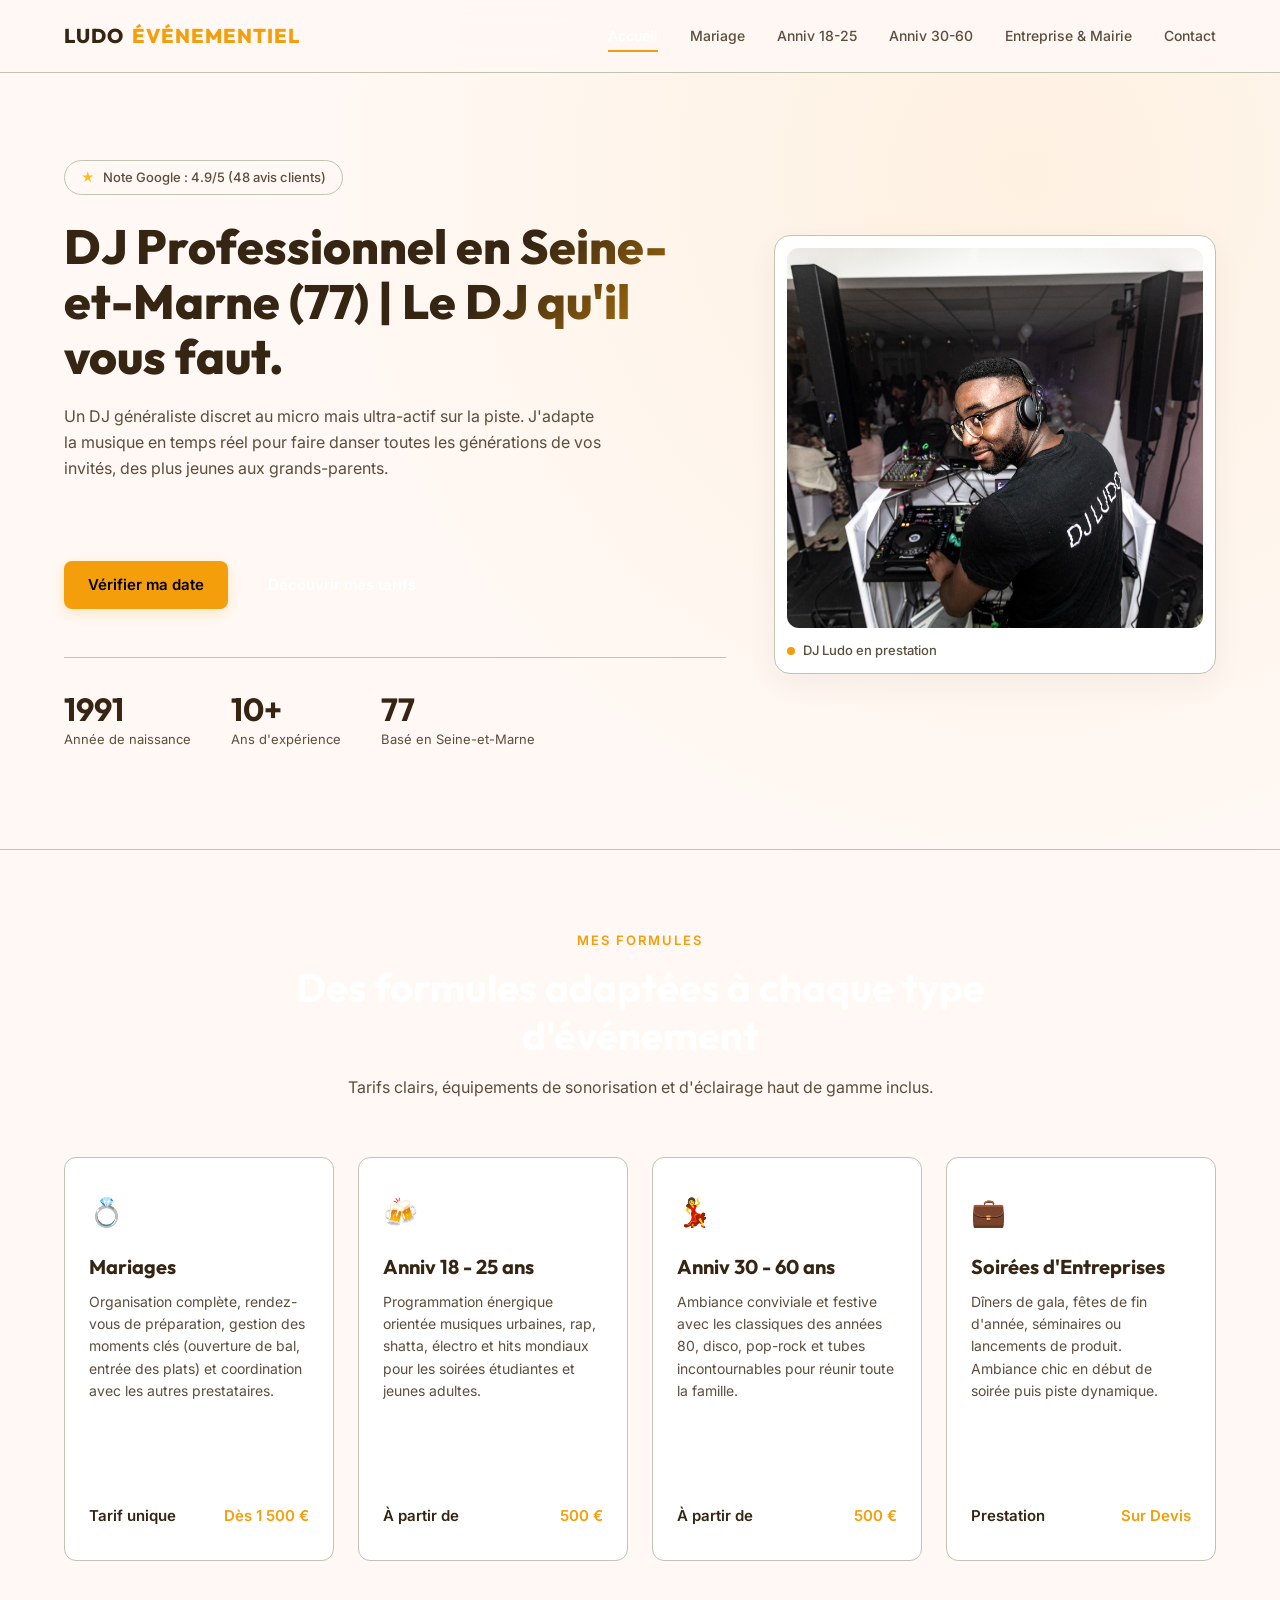
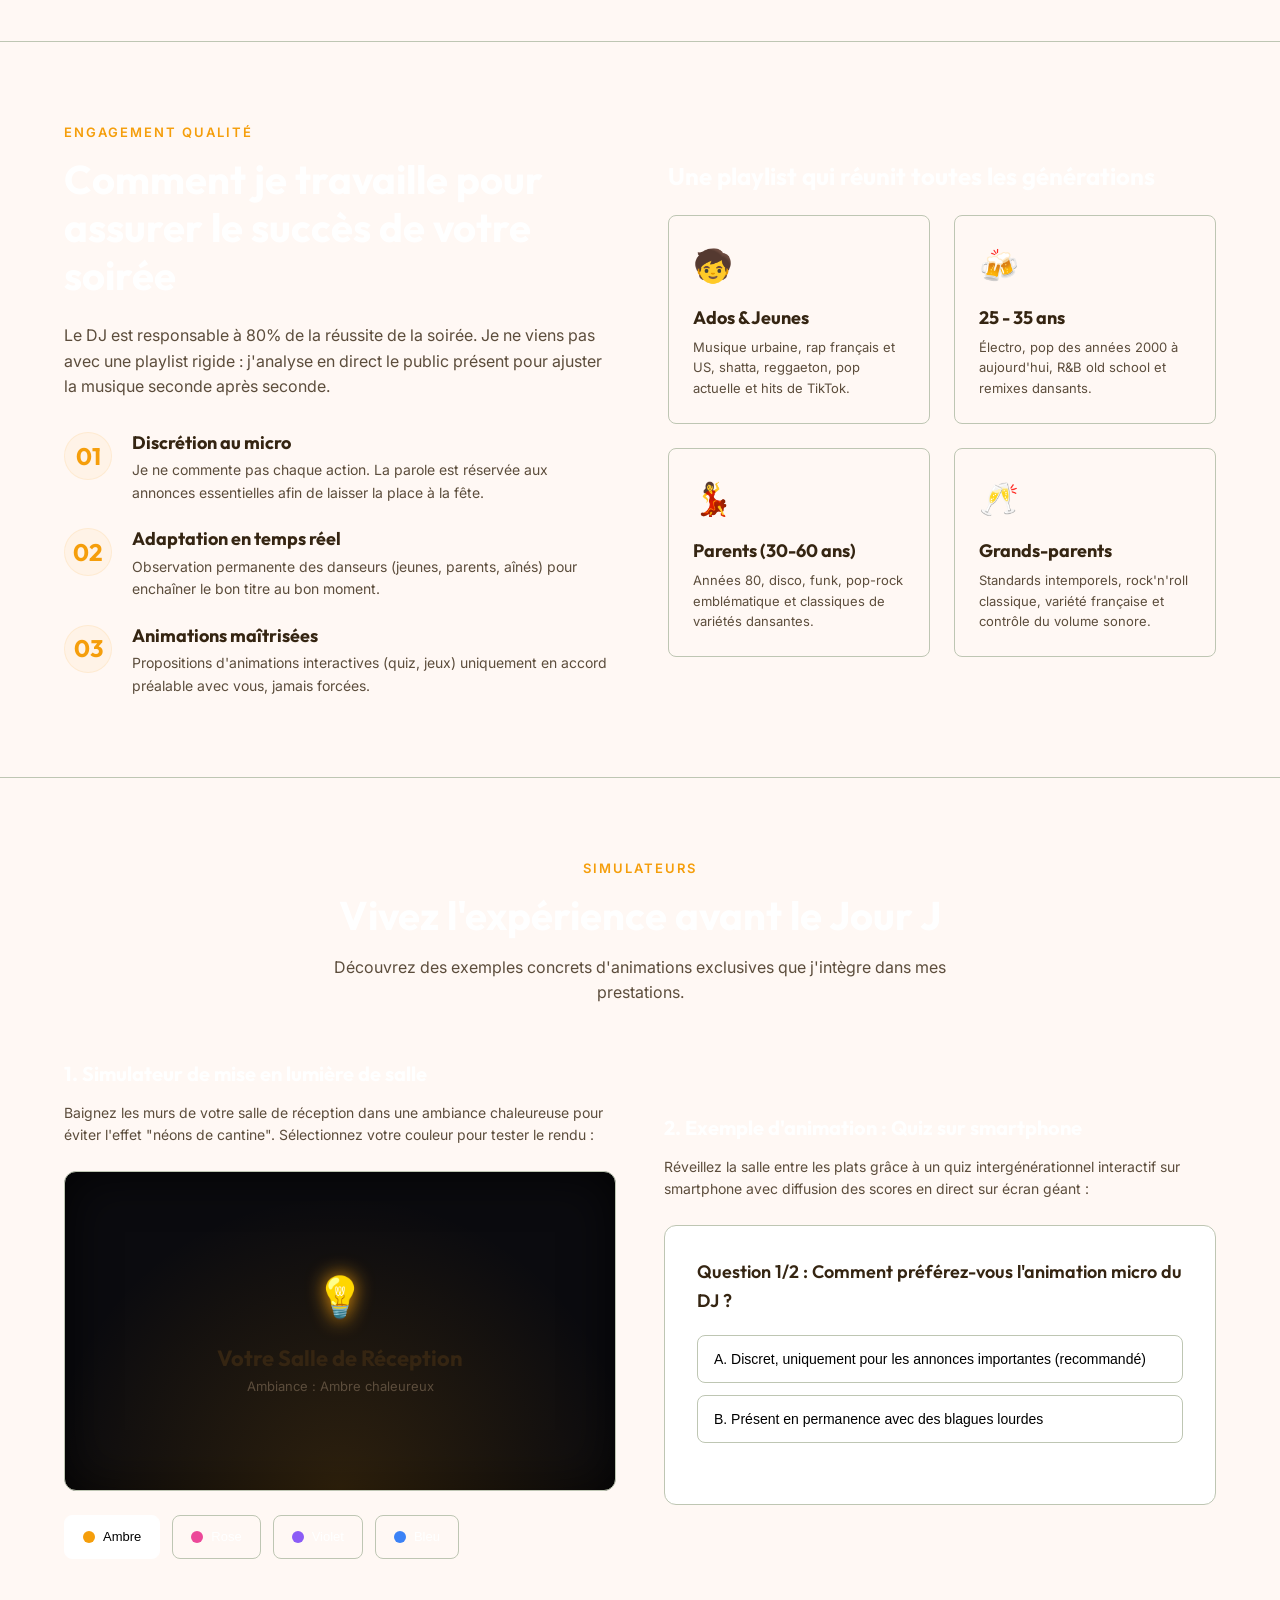
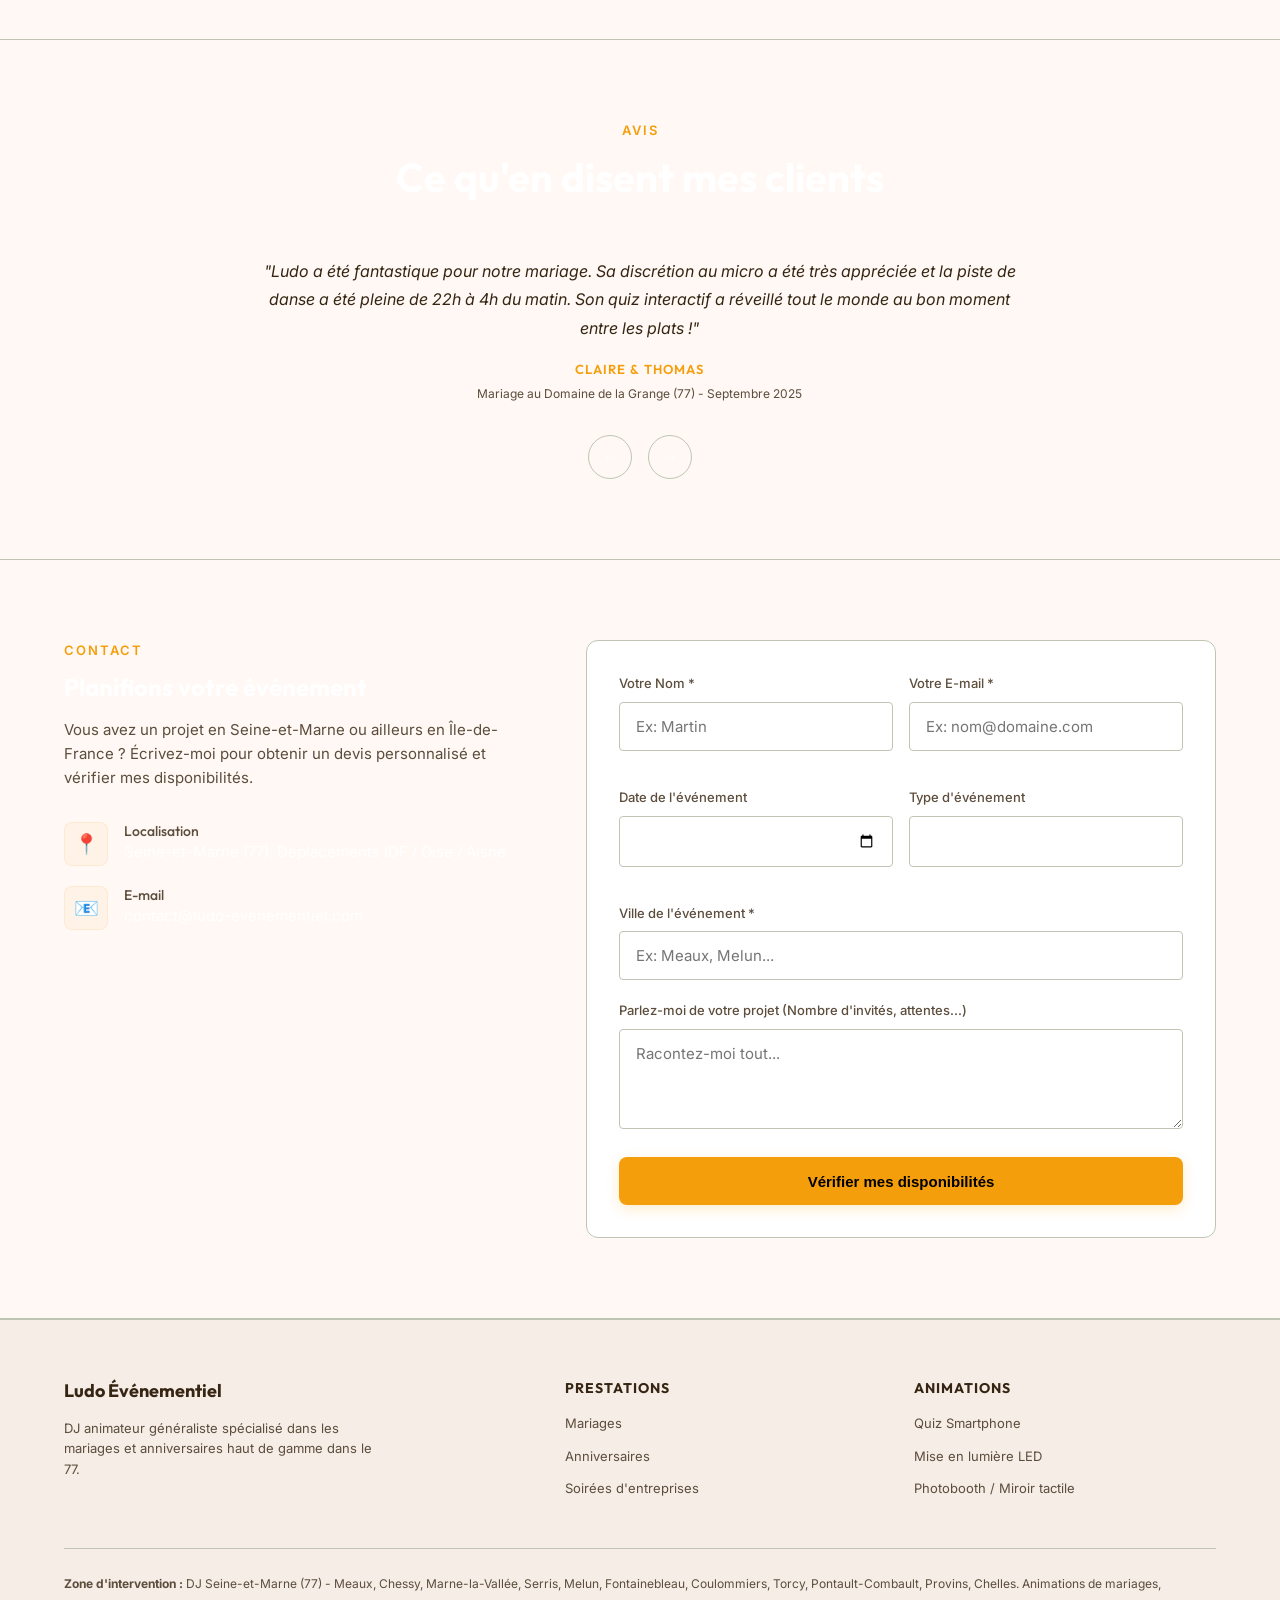
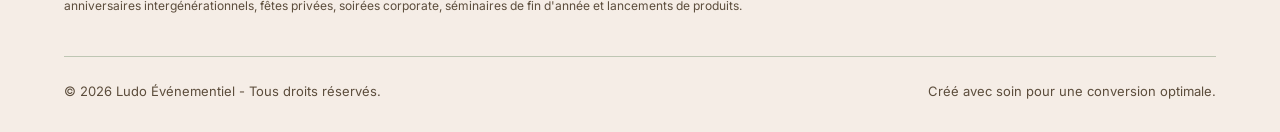
<file: index.html>
<!DOCTYPE html>
<html lang="fr">
<head>
    <meta charset="UTF-8">
    <meta name="viewport" content="width=device-width, initial-scale=1.0">
    <title>DJ en Seine-et-Marne (77) | Prestations Premium - DJ Ludo</title>
    <meta name="description" content="Votre DJ professionnel en Seine-et-Marne (77). Spécialiste mariages, anniversaires et soirées d'entreprise. Prestation moderne, discrète au micro et sur-mesure.">
    
    <!-- Schema.org JSON-LD Local Business Structured Data (local-business-schema skill) -->
    <script type="application/ld+json">
    {
      "@context": "https://schema.org",
      "@type": "EntertainmentBusiness",
      "name": "DJ Ludo Événementiel",
      "description": "DJ professionnel généraliste en Seine-et-Marne (77) spécialisé dans l'animation de mariages, anniversaires et soirées d'entreprises.",
      "image": "https://www.ludo-evenementiel.com/logo.jpg",
      "telephone": "+33600000000",
      "priceRange": "500€-2500€",
      "address": {
        "@type": "PostalAddress",
        "addressLocality": "Bailly-Romainvilliers",
        "postalCode": "77700",
        "addressRegion": "Seine-et-Marne",
        "addressCountry": "FR"
      },
      "areaServed": [
        {"@type": "AdministrativeArea", "name": "Seine-et-Marne"},
        {"@type": "AdministrativeArea", "name": "Meaux"},
        {"@type": "AdministrativeArea", "name": "Chessy"},
        {"@type": "AdministrativeArea", "name": "Melun"},
        {"@type": "AdministrativeArea", "name": "Fontainebleau"}
      ]
    }
    </script>
    <!-- Polices Google Fonts -->
    <link rel="preconnect" href="https://fonts.googleapis.com">
    <link rel="preconnect" href="https://fonts.gstatic.com" crossorigin>
    <link href="https://fonts.googleapis.com/css2?family=Inter:wght@300;400;500;600&family=Outfit:wght@500;700;800&display=swap" rel="stylesheet">
    
    <style>
        /* Variables de design - Theme Factory */
        :root {
            --bg-dark: #0f0d0b;
            --bg-card: #1b1816;
            --bg-card-hover: #26221f;
            --primary: #f59e0b; /* Ambre */
            --primary-glow: rgba(245, 158, 11, 0.4);
            --secondary: #fbbf24; /* Or */
            --accent-purple: #8b5cf6;
            --text-main: #f3f4f6;
            --text-muted: #9ca3af;
            --text-heading: #ffffff;
            --bg-footer: #080706;
            --border: rgba(255, 255, 255, 0.08);
            --border-active: rgba(245, 158, 11, 0.5);
            --font-title: 'Outfit', sans-serif;
            --font-body: 'Inter', sans-serif;
            
            /* Variables dynamiques pour le simulateur de lumière */
            --room-glow: radial-gradient(circle at bottom, rgba(245, 158, 11, 0.15) 0%, transparent 70%);
            --lamp-color: #f59e0b;
        }

        /* Reset & Styles Généraux */
        * {
            box-sizing: border-box;
            margin: 0;
            padding: 0;
        }

        html {
            scroll-behavior: smooth;
        }

        body {
            font-family: var(--font-body);
            background-color: var(--bg-dark);
            color: var(--text-main);
            line-height: 1.6;
            overflow-x: hidden;
            -webkit-font-smoothing: antialiased;
        }

        a {
            color: inherit;
            text-decoration: none;
        }

        /* Structure */
        .container {
            max-width: 1200px;
            margin: 0 auto;
            padding: 0 24px;
        }

        section {
            padding: 80px 0;
            border-bottom: 1px solid var(--border);
        }

        /* En-tête / Navigation */
        header {
            position: fixed;
            top: 0;
            width: 100%;
            background: rgba(8, 8, 10, 0.85);
            backdrop-filter: blur(12px);
            -webkit-backdrop-filter: blur(12px);
            z-index: 1000;
            border-bottom: 1px solid var(--border);
        }

        .nav-wrapper {
            display: flex;
            justify-content: flex-between;
            align-items: center;
            height: 70px;
        }

        .logo {font-family: var(--font-title);
            font-weight: 700;
            font-size: 20px;
            letter-spacing: 1px;
            color: var(--text-heading);
            display: flex;
            align-items: center;
            gap: 8px;
        }

        .logo span {
            color: var(--primary);
        }

        .nav-menu {
            display: flex;
            gap: 32px;
            list-style: none;
        }

        .nav-link {
            font-size: 14px;
            font-weight: 500;
            color: var(--text-muted);
            transition: color 0.3s ease;
            position: relative;
        }

        .nav-link:hover, .nav-link.active { color: var(--text-heading);
        }

        .nav-link::after {
            content: '';
            position: absolute;
            bottom: -6px;
            left: 0;
            width: 0;
            height: 2px;
            background-color: var(--primary);
            transition: width 0.3s ease;
        }

        .nav-link:hover::after {
            width: 100%;
        }

        /* Hero Section */
        .hero {
            padding: 160px 0 100px 0;
            position: relative;
            background: radial-gradient(circle at 80% 20%, rgba(245, 158, 11, 0.08) 0%, transparent 60%);
        }

        .hero-grid {
            display: grid;
            grid-template-columns: 1fr 1fr;
            gap: 48px;
            align-items: center;
        }

        @media (max-width: 900px) {
            .hero-grid {
                grid-template-columns: 1fr;
                text-align: center;
            }
        }

        .hero-badge {
            display: inline-flex;
            align-items: center;
            gap: 8px;
            background: rgba(255, 255, 255, 0.03);
            border: 1px solid var(--border);
            padding: 6px 16px;
            border-radius: 100px;
            font-size: 13px;
            font-weight: 500;
            color: var(--text-muted);
            margin-bottom: 24px;
        }

        .hero-badge-star {
            color: var(--secondary);
            font-weight: bold;
        }

        .hero-title {
            font-family: var(--font-title);
            font-size: 48px;
            line-height: 1.15;
            font-weight: 800;
            color: var(--text-heading);
            margin-bottom: 20px;
            background: linear-gradient(135deg, var(--text-heading) 60%, var(--primary) 100%);
            -webkit-background-clip: text;
            -webkit-text-fill-color: transparent;
        }

        @media (max-width: 600px) {
            .hero-title {
                font-size: 36px;
            }
        }

        .hero-description {
            font-size: 16px;
            color: var(--text-muted);
            margin-bottom: 32px;
            max-width: 540px;
        }

        @media (max-width: 900px) {
            .hero-description {
                margin-left: auto;
                margin-right: auto;
            }
        }

        .cta-group {
            display: flex;
            gap: 16px;
            align-items: center;
        }

        @media (max-width: 900px) {
            .cta-group {
                justify-content: center;
            }
        }

        @media (max-width: 480px) {
            .cta-group {
                flex-direction: column;
                width: 100%;
            }
        }

        .btn {
            display: inline-flex;
            align-items: center;
            justify-content: center;
            padding: 14px 28px;
            border-radius: 8px;
            font-size: 15px;
            font-weight: 600;
            transition: all 0.3s ease;
            cursor: pointer;
            border: none;
            outline: none;
            min-height: 48px; /* Target tactile ergonomique - Frontend Design */
        }

        @media (max-width: 480px) {
            .btn {
                width: 100%;
            }
        }

        .btn-primary {
            background-color: var(--primary);
            color: #000;
            box-shadow: 0 4px 20px var(--primary-glow);
        }

        .btn-primary:hover {
            background-color: var(--primary-hover);
            transform: translateY(-2px);
            box-shadow: 0 6px 24px var(--primary-glow);
        }

        .btn-secondary {
            background-color: rgba(255, 255, 255, 0.03);
            color: #fff;
            border: 1px solid var(--border);
        }

        .btn-secondary:hover {
            background-color: rgba(255, 255, 255, 0.08);
            border-color: rgba(255, 255, 255, 0.2);
            transform: translateY(-2px);
        }

        .hero-stats {
            display: flex;
            gap: 40px;
            margin-top: 48px;
            border-top: 1px solid var(--border);
            padding-top: 32px;
        }

        @media (max-width: 900px) {
            .hero-stats {
                justify-content: center;
            }
        }

        .stat-item h4 {font-family: var(--font-title);
            font-size: 32px;
            font-weight: 700;
            color: var(--text-heading);
        }

        .stat-item p {
            font-size: 13px;
            color: var(--text-muted);
        }

        /* Hero Image/Visual (Anti-template) */
        .hero-visual-card {
            background: linear-gradient(145deg, rgba(255, 255, 255, 0.02) 0%, rgba(255, 255, 255, 0.00) 100%);
            border: 1px solid var(--border);
            border-radius: 16px;
            padding: 24px;
            position: relative;
            overflow: hidden;
            display: flex;
            flex-direction: column;
            gap: 16px;
            box-shadow: 0 20px 40px rgba(0, 0, 0, 0.5);
        }
        
        /* Layout split pour le Hero sans superposition de texte sur la photo */
        .hero-grid-flex {
            display: flex;
            flex-direction: column;
            gap: 32px;
        }
        .hero-text-block { order: 1; }
        .hero-photo-card { order: 2; }
        .hero-cta-stats { order: 3; }
        
        .hero-photo-card {
            background: var(--bg-card);
            border: 1px solid var(--border);
            border-radius: 16px;
            padding: 12px;
            position: relative;
            overflow: hidden;
            box-shadow: var(--card-shadow, 0 10px 30px rgba(0,0,0,0.15));
            display: flex;
            flex-direction: column;
            gap: 12px;
            transition: var(--transition-smooth);
        }
        .hero-photo-card:hover {
            transform: translateY(-4px);
            border-color: var(--border-active);
        }
        .hero-photo {
            width: 100%;
            height: 380px;
            object-fit: cover;
            border-radius: 12px;
            display: block;
        }
        .photo-badge {
            display: inline-flex;
            align-items: center;
            gap: 8px;
            font-size: 13px;
            font-weight: 500;
            color: var(--text-muted);
        }
        .photo-dot {
            width: 8px;
            height: 8px;
            border-radius: 50%;
            background-color: var(--primary);
            animation: pulse 1.5s infinite;
        }
        
        @media (min-width: 900px) {
            .hero-grid-flex {
                display: grid;
                grid-template-columns: 1.2fr 0.8fr;
                gap: 48px;
                align-items: center;
            }
            .hero-text-block {
                grid-column: 1;
                grid-row: 1;
            }
            .hero-cta-stats {
                grid-column: 1;
                grid-row: 2;
            }
            .hero-photo-card {
                grid-column: 2;
                grid-row: 1 / span 2;
                order: unset;
            }
        }

        .visual-header {
            display: flex;
            justify-content: space-between;
            align-items: center;
        }

        .visual-dot {
            width: 8px;
            height: 8px;
            border-radius: 50%;
            background-color: #ef4444;
            animation: pulse 1.5s infinite;
        }

        @keyframes pulse {
            0% { transform: scale(0.9); opacity: 0.5; }
            50% { transform: scale(1.1); opacity: 1; }
            100% { transform: scale(0.9); opacity: 0.5; }
        }

        .visual-track {
            height: 60px;
            background: rgba(255, 255, 255, 0.02);
            border-radius: 8px;
            display: flex;
            align-items: center;
            padding: 0 16px;
            justify-content: space-between;
            border: 1px solid rgba(255, 255, 255, 0.03);
        }

        .track-wave {
            display: flex;
            gap: 4px;
            align-items: center;
            height: 100%;
        }

        .wave-bar {
            width: 3px;
            background-color: var(--primary);
            border-radius: 2px;
            animation: bounce 1s infinite alternate;
        }

        .wave-bar:nth-child(2) { height: 25px; animation-delay: 0.15s; }
        .wave-bar:nth-child(3) { height: 40px; animation-delay: 0.3s; }
        .wave-bar:nth-child(4) { height: 15px; animation-delay: 0.45s; }
        .wave-bar:nth-child(5) { height: 30px; animation-delay: 0.1s; }
        .wave-bar:nth-child(6) { height: 10px; animation-delay: 0.5s; }

        @keyframes bounce {
            0% { transform: scaleY(0.4); }
            100% { transform: scaleY(1); }
        }

        /* Grid des Services / Cartes */
        .section-header {
            text-align: center;
            max-width: 600px;
            margin: 0 auto 56px auto;
        }

        .section-eyebrow {
            font-size: 13px;
            font-weight: 600;
            color: var(--primary);
            text-transform: uppercase;
            letter-spacing: 2px;
            margin-bottom: 12px;
            display: block;
        }

        .section-title {
            font-family: var(--font-title);
            font-size: 36px;
            font-weight: 700;
            color: #fff;
            margin-bottom: 16px;
        }

        .cards-grid {
            display: grid;
            grid-template-columns: repeat(auto-fit, minmax(260px, 1fr));
            gap: 24px;
        }

        .service-card {
            background-color: var(--bg-card);
            border: 1px solid var(--border);
            border-radius: 12px;
            padding: 32px 24px;
            transition: var(--transition-smooth);
            position: relative;
            overflow: hidden;
            display: flex;
            flex-direction: column;
        }

        .service-card:hover {
            background-color: var(--bg-card-hover);
            border-color: var(--border-active);
            transform: translateY(-4px);
        }

        .service-card-icon {
            font-size: 28px;
            margin-bottom: 20px;
            color: var(--primary);
        }

        .service-card-title {font-family: var(--font-title);
            font-size: 20px;
            font-weight: 700;
            color: var(--text-heading);
            margin-bottom: 12px;
        }

        .service-card-desc {
            font-size: 14px;
            color: var(--text-muted);
            margin-bottom: 24px;
            flex-grow: 1;
        }

        .service-card-price {font-size: 15px;
            font-weight: 600;
            color: var(--text-heading);
            padding-top: 16px;
            border-top: 1px solid rgba(255, 255, 255, 0.05);
            display: flex;
            justify-content: space-between;
            align-items: center;
        }

        .service-card-price span {
            color: var(--primary);
        }

        /* Notre Méthode */
        .methodology-row {
            display: grid;
            grid-template-columns: 1fr 1fr;
            gap: 56px;
            align-items: center;
        }

        @media (max-width: 800px) {
            .methodology-row {
                grid-template-columns: 1fr;
                gap: 32px;
            }
        }

        .method-steps {
            display: flex;
            flex-direction: column;
            gap: 24px;
        }

        .method-step {
            display: flex;
            gap: 20px;
        }

        .step-num {
            font-family: var(--font-title);
            font-size: 24px;
            font-weight: 700;
            color: var(--primary);
            background: rgba(245, 158, 11, 0.05);
            border: 1px solid rgba(245, 158, 11, 0.1);
            width: 48px;
            height: 48px;
            border-radius: 50%;
            display: flex;
            align-items: center;
            justify-content: center;
            flex-shrink: 0;
        }

        .step-content h3 {font-family: var(--font-title);
            font-size: 18px;
            color: var(--text-heading);
            margin-bottom: 6px;
        }

        .step-content p {
            font-size: 14px;
            color: var(--text-muted);
        }

        /* Expertise Intergénérationnelle */
        .audience-grid {
            display: grid;
            grid-template-columns: repeat(auto-fit, minmax(220px, 1fr));
            gap: 24px;
        }

        .audience-card {
            background: rgba(255, 255, 255, 0.01);
            border: 1px solid var(--border);
            border-radius: 8px;
            padding: 24px;
            transition: var(--transition-smooth);
        }

        .audience-card:hover {
            border-color: rgba(255, 255, 255, 0.15);
            background: rgba(255, 255, 255, 0.02);
        }

        .audience-emoji {
            font-size: 32px;
            margin-bottom: 16px;
        }

        .audience-title {font-family: var(--font-title);
            font-size: 18px;
            font-weight: 700;
            color: var(--text-heading);
            margin-bottom: 8px;
        }

        .audience-desc {
            font-size: 13px;
            color: var(--text-muted);
        }

        /* Simulateur Interactif (Mise en lumière) */
        .simulator-grid {
            display: grid;
            grid-template-columns: 1fr 1fr;
            gap: 48px;
            align-items: center;
        }

        @media (max-width: 900px) {
            .simulator-grid {
                grid-template-columns: 1fr;
            }
        }

        .simulator-view {
            height: 320px;
            border: 1px solid var(--border);
            border-radius: 12px;
            background-color: #0b0b0f;
            position: relative;
            overflow: hidden;
            display: flex;
            align-items: center;
            justify-content: center;
            box-shadow: inset 0 0 50px rgba(0, 0, 0, 0.8);
            transition: var(--transition-smooth);
        }

        /* Effet de lueur dynamique */
        .simulator-glow {
            position: absolute;
            width: 100%;
            height: 100%;
            background: var(--room-glow);
            pointer-events: none;
            transition: background 0.8s ease;
        }

        .simulator-room-content {
            z-index: 2;
            text-align: center;
        }

        .simulator-room-title {
            font-family: var(--font-title);
            font-size: 22px;
            font-weight: 700;
            margin-bottom: 4px;
        }

        .simulator-room-subtitle {
            font-size: 13px;
            color: var(--text-muted);
        }

        .lamp-icon {
            font-size: 40px;
            color: var(--lamp-color);
            filter: drop-shadow(0 0 10px var(--lamp-color));
            margin-bottom: 16px;
            transition: color 0.5s, filter 0.5s;
        }

        .color-picker-group {
            display: flex;
            flex-direction: column;
            gap: 20px;
        }

        .color-buttons {
            display: flex;
            flex-wrap: wrap;
            gap: 12px;
        }

        .color-btn {
            padding: 10px 18px;
            border-radius: 8px;
            border: 1px solid var(--border);
            background: rgba(255, 255, 255, 0.02);
            color: #fff;
            font-size: 13px;
            font-weight: 500;
            cursor: pointer;
            transition: all 0.3s ease;
            display: flex;
            align-items: center;
            gap: 8px;
            min-height: 44px;
        }

        .color-btn:hover {
            border-color: rgba(255, 255, 255, 0.2);
            background: rgba(255, 255, 255, 0.05);
        }

        .color-btn.active {
            background: #fff;
            color: #000;
            border-color: #fff;
        }

        .color-dot {
            width: 12px;
            height: 12px;
            border-radius: 50%;
        }

        /* Simulateur Interactif (Quiz Invités) */
        .quiz-card {
            background-color: var(--bg-card);
            border: 1px solid var(--border);
            border-radius: 12px;
            padding: 32px;
            min-height: 280px;
            display: flex;
            flex-direction: column;
            justify-content: space-between;
        }

        .quiz-question {font-family: var(--font-title);
            font-size: 18px;
            font-weight: 600;
            color: var(--text-heading);
            margin-bottom: 20px;
        }

        .quiz-options {
            display: grid;
            grid-template-columns: 1fr;
            gap: 12px;
            margin-bottom: 24px;
        }

        .quiz-option {
            background: rgba(255, 255, 255, 0.02);
            border: 1px solid var(--border);
            padding: 12px 16px;
            border-radius: 8px;
            cursor: pointer;
            font-size: 14px;
            transition: all 0.2s ease;
            text-align: left;
            min-height: 48px;
        }

        .quiz-option:hover {
            background: rgba(255, 255, 255, 0.06);
            border-color: rgba(255, 255, 255, 0.2);
        }

        .quiz-option.selected {
            background: var(--primary-glow);
            border-color: var(--primary);
            color: #fff;
        }

        .quiz-result {
            display: none;
            text-align: center;
            animation: fadeIn 0.5s ease;
        }

        .quiz-result-title {
            font-family: var(--font-title);
            font-size: 20px;
            font-weight: 700;
            color: var(--primary);
            margin-bottom: 8px;
        }

        .quiz-result-text {
            font-size: 14px;
            color: var(--text-muted);
            margin-bottom: 20px;
        }

        @keyframes fadeIn {
            from { opacity: 0; transform: translateY(10px); }
            to { opacity: 1; transform: translateY(0); }
        }

        /* Témoignages / Carousel */
        .carousel-wrapper {
            position: relative;
            max-width: 800px;
            margin: 0 auto;
            overflow: hidden;
        }

        .carousel-track {
            display: flex;
            transition: transform 0.5s ease-in-out;
            width: 300%; /* 3 slides */
        }

        .carousel-slide {
            width: 33.333%;
            padding: 0 16px;
            text-align: center;
        }

        .testimonial-text {font-size: 16px;
            font-style: italic;
            color: var(--text-main);
            margin-bottom: 24px;
            line-height: 1.8;
        }

        .testimonial-author {
            font-family: var(--font-title);
            font-weight: 600;
            font-size: 15px;
            color: var(--primary);
        }

        .testimonial-meta {
            font-size: 12px;
            color: var(--text-muted);
            margin-top: 4px;
        }

        .carousel-nav {
            display: flex;
            justify-content: center;
            gap: 16px;
            margin-top: 32px;
        }

        .carousel-btn {
            width: 44px;
            height: 44px;
            border-radius: 50%;
            border: 1px solid var(--border);
            background: rgba(255, 255, 255, 0.02);
            color: #fff;
            cursor: pointer;
            display: flex;
            align-items: center;
            justify-content: center;
            transition: var(--transition-smooth);
        }

        .carousel-btn:hover {
            background: rgba(255, 255, 255, 0.08);
            border-color: rgba(255, 255, 255, 0.2);
        }

        /* Formulaire de Contact Direct */
        .contact-grid {
            display: grid;
            grid-template-columns: 1fr 1.2fr;
            gap: 56px;
        }

        @media (max-width: 850px) {
            .contact-grid {
                grid-template-columns: 1fr;
                gap: 40px;
            }
        }

        .contact-info h3 {
            font-family: var(--font-title);
            font-size: 24px;
            color: #fff;
            margin-bottom: 16px;
        }

        .contact-info p {
            color: var(--text-muted);
            font-size: 15px;
            margin-bottom: 32px;
        }

        .info-list {
            list-style: none;
            display: flex;
            flex-direction: column;
            gap: 20px;
        }

        .info-item {
            display: flex;
            gap: 16px;
            align-items: center;
        }

        .info-icon {
            font-size: 20px;
            color: var(--primary);
            background: rgba(245, 158, 11, 0.05);
            width: 44px;
            height: 44px;
            border-radius: 8px;
            display: flex;
            align-items: center;
            justify-content: center;
            border: 1px solid rgba(245, 158, 11, 0.1);
        }

        .info-text h4 {
            font-size: 14px;
            color: var(--text-muted);
            font-weight: 500;
        }

        .info-text p {
            font-size: 15px;
            color: #fff;
            margin-bottom: 0;
        }

        .contact-form {
            background-color: var(--bg-card);
            border: 1px solid var(--border);
            border-radius: 12px;
            padding: 32px;
        }

        .form-row {
            display: grid;
            grid-template-columns: 1fr 1fr;
            gap: 16px;
            margin-bottom: 16px;
        }

        @media (max-width: 480px) {
            .form-row {
                grid-template-columns: 1fr;
            }
        }

        .form-group {
            display: flex;
            flex-direction: column;
            gap: 8px;
            margin-bottom: 16px;
        }

        .form-group label {
            font-size: 13px;
            font-weight: 500;
            color: var(--text-muted);
        }

        .form-control {background: rgba(255, 255, 255, 0.02);
            border: 1px solid var(--border);
            border-radius: 6px;
            padding: 12px 16px;
            color: var(--text-main);
            font-family: var(--font-body);
            font-size: 14px;
            transition: var(--transition-smooth);
            min-height: 44px;
        }

        .form-control:focus {outline: none;
            border-color: var(--primary);
            background: var(--bg-card);
            box-shadow: 0 0 10px rgba(245, 158, 11, 0.15);
        }

        textarea.form-control {
            resize: vertical;
            min-height: 100px;
        }

        .form-submit-btn {
            width: 100%;
            margin-top: 8px;
        }

        .form-success-message {
            display: none;
            text-align: center;
            background: rgba(16, 185, 129, 0.08);
            border: 1px solid rgba(16, 185, 129, 0.2);
            padding: 16px;
            border-radius: 8px;
            color: #34d399;
            margin-top: 16px;
            font-size: 14px;
        }

        /* Footer & SEO local */
        footer { background-color: var(--bg-footer);
            padding: 60px 0 30px 0;
            border-top: 1px solid var(--border);
            font-size: 13px;
            color: var(--text-muted);
        }

        .footer-grid {
            display: grid;
            grid-template-columns: 1.5fr 1fr 1fr;
            gap: 48px;
            margin-bottom: 48px;
        }

        @media (max-width: 800px) {
            .footer-grid {
                grid-template-columns: 1fr;
                gap: 32px;
            }
        }

        .footer-brand h3 {
            font-family: var(--font-title);
            color: #fff;
            font-size: 18px;
            margin-bottom: 16px;
        }

        .footer-brand p {
            max-width: 320px;
            margin-bottom: 20px;
        }

        .footer-links h4 {
            font-family: var(--font-title);
            color: #fff;
            font-size: 14px;
            margin-bottom: 16px;
            text-transform: uppercase;
            letter-spacing: 1px;
        }

        .footer-links ul {
            list-style: none;
            display: flex;
            flex-direction: column;
            gap: 12px;
        }

        .footer-links a:hover {
            color: #fff;
        }

        .footer-seo-paragraph {
            grid-column: 1 / -1;
            border-top: 1px solid var(--border);
            padding-top: 24px;
            line-height: 1.8;
            font-size: 12px;
        }

        .footer-seo-paragraph a {
            color: var(--text-muted);
            border-bottom: 1px dotted var(--text-muted);
        }

        .footer-seo-paragraph a:hover {
            color: #fff;
            border-bottom-style: solid;
        }

        .footer-bottom {
            display: flex;
            justify-content: space-between;
            align-items: center;
            border-top: 1px solid var(--border);
            padding-top: 24px;
        }

        @media (max-width: 600px) {
            .footer-bottom {
                flex-direction: column;
                gap: 16px;
                text-align: center;
            }
        }
    </style>

  <!-- Shared CSS Variables and Styles -->
  <link rel="stylesheet" href="./shared/style.css">
</head>
<body class="theme-warm bg-background text-on-background font-body-md antialiased min-h-screen flex flex-col">

    <!-- En-tête / Navigation -->
    <header>
        <div class="container nav-wrapper">
            <a href="#" class="logo">
                LUDO <span>ÉVÉNEMENTIEL</span>
            </a>
            <ul class="nav-menu">
                <li><a href="#" class="nav-link active">Accueil</a></li>
                <li><a href="mariage.html" class="nav-link">Mariage</a></li>
                <li><a href="anniv-18-25.html" class="nav-link">Anniv 18-25</a></li>
                <li><a href="anniv-30-60.html" class="nav-link">Anniv 30-60</a></li>
                <li><a href="entreprise.html" class="nav-link">Entreprise & Mairie</a></li>
                <li><a href="contact.html" class="nav-link">Contact</a></li>
            </ul>
        </div>
    </header>

    <!-- Hero Section -->
    <section class="hero">
        <div class="container hero-grid-flex">
            <div class="hero-text-block">
                <div class="hero-badge">
                    <span class="hero-badge-star">★</span> Note Google : 4.9/5 (48 avis clients)
                </div>
                <h1 class="hero-title">DJ Professionnel en Seine-et-Marne (77) | Le DJ qu'il vous faut.</h1>
                <p class="hero-description">
                    Un DJ généraliste discret au micro mais ultra-actif sur la piste. J'adapte la musique en temps réel pour faire danser toutes les générations de vos invités, des plus jeunes aux grands-parents.
                </p>
            </div>
            
            <div class="hero-photo-card">
                <img src="./shared/moipro.jpg" alt="DJ Ludo aux platines lors d'un événement premium" class="hero-photo" />
                <div class="photo-badge">
                    <span class="photo-dot"></span> DJ Ludo en prestation
                </div>
            </div>
            
            <div class="hero-cta-stats">
                <div class="cta-group">
                    <a href="#contact" class="btn btn-primary">Vérifier ma date</a>
                    <a href="#prestations" class="btn btn-secondary">Découvrir mes tarifs</a>
                </div>
                <div class="hero-stats">
                    <div class="stat-item">
                        <h4>1991</h4>
                        <p>Année de naissance</p>
                    </div>
                    <div class="stat-item">
                        <h4>10+</h4>
                        <p>Ans d'expérience</p>
                    </div>
                    <div class="stat-item">
                        <h4>77</h4>
                        <p>Basé en Seine-et-Marne</p>
                    </div>
                </div>
            </div>
        </div>
    </section>

    <!-- Prestations / Offres -->
    <section id="prestations">
        <div class="container">
            <div class="section-header">
                <span class="section-eyebrow">Mes formules</span>
                <h2 class="section-title">Des formules adaptées à chaque type d'événement</h2>
                <p style="color: var(--text-muted);">Tarifs clairs, équipements de sonorisation et d'éclairage haut de gamme inclus.</p>
            </div>
            <div class="cards-grid">
                <!-- Formule Mariage -->
                <div class="service-card">
                    <div class="service-card-icon">💍</div>
                    <h3 class="service-card-title">Mariages</h3>
                    <p class="service-card-desc">
                        Organisation complète, rendez-vous de préparation, gestion des moments clés (ouverture de bal, entrée des plats) et coordination avec les autres prestataires.
                    </p>
                    <a href="mariage.html" class="btn btn-secondary" style="margin-bottom: 20px; min-height: 40px; font-size: 13px; padding: 10px;">Découvrir l'offre Mariage</a>
                    <div class="service-card-price">
                        Tarif unique <span>Dès 1 500 €</span>
                    </div>
                </div>
                <!-- Formule Anniversaire 18-25 -->
                <div class="service-card">
                    <div class="service-card-icon">🍻</div>
                    <h3 class="service-card-title">Anniv 18 - 25 ans</h3>
                    <p class="service-card-desc">
                        Programmation énergique orientée musiques urbaines, rap, shatta, électro et hits mondiaux pour les soirées étudiantes et jeunes adultes.
                    </p>
                    <a href="anniv-18-25.html" class="btn btn-secondary" style="margin-bottom: 20px; min-height: 40px; font-size: 13px; padding: 10px;">Pack 18-25 ans</a>
                    <div class="service-card-price">
                        À partir de <span>500 €</span>
                    </div>
                </div>
                <!-- Formule Anniversaire 30-60 -->
                <div class="service-card">
                    <div class="service-card-icon">💃</div>
                    <h3 class="service-card-title">Anniv 30 - 60 ans</h3>
                    <p class="service-card-desc">
                        Ambiance conviviale et festive avec les classiques des années 80, disco, pop-rock et tubes incontournables pour réunir toute la famille.
                    </p>
                    <a href="anniv-30-60.html" class="btn btn-secondary" style="margin-bottom: 20px; min-height: 40px; font-size: 13px; padding: 10px;">Pack 30-60 ans</a>
                    <div class="service-card-price">
                        À partir de <span>500 €</span>
                    </div>
                </div>
                <!-- Formule Entreprise -->
                <div class="service-card">
                    <div class="service-card-icon">💼</div>
                    <h3 class="service-card-title">Soirées d'Entreprises</h3>
                    <p class="service-card-desc">
                        Dîners de gala, fêtes de fin d'année, séminaires ou lancements de produit. Ambiance chic en début de soirée puis piste dynamique.
                    </p>
                    <a href="entreprise.html" class="btn btn-secondary" style="margin-bottom: 20px; min-height: 40px; font-size: 13px; padding: 10px;">Prestation Entreprise</a>
                    <div class="service-card-price">
                        Prestation <span>Sur Devis</span>
                    </div>
                </div>
            </div>
        </div>
    </section>

    <!-- Ma Méthode -->
    <section id="methode" style="background: rgba(255, 255, 255, 0.01);">
        <div class="container methodology-row">
            <div>
                <span class="section-eyebrow">Engagement qualité</span>
                <h2 class="section-title" style="margin-bottom: 24px;">Comment je travaille pour assurer le succès de votre soirée</h2>
                <p style="color: var(--text-muted); margin-bottom: 32px;">
                    Le DJ est responsable à 80% de la réussite de la soirée. Je ne viens pas avec une playlist rigide : j'analyse en direct le public présent pour ajuster la musique seconde après seconde.
                </p>
                <div class="method-steps">
                    <div class="method-step">
                        <div class="step-num">01</div>
                        <div class="step-content">
                            <h3>Discrétion au micro</h3>
                            <p>Je ne commente pas chaque action. La parole est réservée aux annonces essentielles afin de laisser la place à la fête.</p>
                        </div>
                    </div>
                    <div class="method-step">
                        <div class="step-num">02</div>
                        <div class="step-content">
                            <h3>Adaptation en temps réel</h3>
                            <p>Observation permanente des danseurs (jeunes, parents, aînés) pour enchaîner le bon titre au bon moment.</p>
                        </div>
                    </div>
                    <div class="method-step">
                        <div class="step-num">03</div>
                        <div class="step-content">
                            <h3>Animations maîtrisées</h3>
                            <p>Propositions d'animations interactives (quiz, jeux) uniquement en accord préalable avec vous, jamais forcées.</p>
                        </div>
                    </div>
                </div>
            </div>
            
            <!-- Expertise Musicale par Âge (Brand Guidelines - Corrigée) -->
            <div>
                <h3 style="font-family: var(--font-title); font-size: 24px; color: #fff; margin-bottom: 24px;">Une playlist qui réunit toutes les générations</h3>
                <div class="audience-grid">
                    <div class="audience-card">
                        <div class="audience-emoji">🧒</div>
                        <h4 class="audience-title">Ados & Jeunes</h4>
                        <p class="audience-desc">Musique urbaine, rap français et US, shatta, reggaeton, pop actuelle et hits de TikTok.</p>
                    </div>
                    <div class="audience-card">
                        <div class="audience-emoji">🍻</div>
                        <h4 class="audience-title">25 - 35 ans</h4>
                        <p class="audience-desc">Électro, pop des années 2000 à aujourd'hui, R&B old school et remixes dansants.</p>
                    </div>
                    <div class="audience-card">
                        <div class="audience-emoji">💃</div>
                        <h4 class="audience-title">Parents (30-60 ans)</h4>
                        <p class="audience-desc">Années 80, disco, funk, pop-rock emblématique et classiques de variétés dansantes.</p>
                    </div>
                    <div class="audience-card">
                        <div class="audience-emoji">🥂</div>
                        <h4 class="audience-title">Grands-parents</h4>
                        <p class="audience-desc">Standards intemporels, rock'n'roll classique, variété française et contrôle du volume sonore.</p>
                    </div>
                </div>
            </div>
        </div>
    </section>

    <!-- Simulateur Interactif (Expérience) -->
    <section id="simulateur">
        <div class="container">
            <div class="section-header">
                <span class="section-eyebrow">Simulateurs</span>
                <h2 class="section-title">Vivez l'expérience avant le Jour J</h2>
                <p style="color: var(--text-muted);">Découvrez des exemples concrets d'animations exclusives que j'intègre dans mes prestations.</p>
            </div>
            <div class="simulator-grid">
                
                <!-- Simulateur de Mise en Lumière (Theme Factory) -->
                <div>
                    <h3 style="font-family: var(--font-title); font-size: 20px; color: #fff; margin-bottom: 16px;">1. Simulateur de mise en lumière de salle</h3>
                    <p style="color: var(--text-muted); font-size: 14px; margin-bottom: 24px;">
                        Baignez les murs de votre salle de réception dans une ambiance chaleureuse pour éviter l'effet "néons de cantine". Sélectionnez votre couleur pour tester le rendu :
                    </p>
                    <div class="simulator-view" id="lightSimulator">
                        <div class="simulator-glow"></div>
                        <div class="simulator-room-content">
                            <div class="lamp-icon" id="lampIcon">💡</div>
                            <h4 class="simulator-room-title">Votre Salle de Réception</h4>
                            <p class="simulator-room-subtitle" id="lightColorName">Ambiance : Ambre chaleureux</p>
                        </div>
                    </div>
                    <div class="color-picker-group" style="margin-top: 24px;">
                        <div class="color-buttons">
                            <button class="color-btn active" onclick="changeLight('#f59e0b', 'Ambre chaleureux', 'rgba(245, 158, 11, 0.25)')">
                                <span class="color-dot" style="background-color: #f59e0b;"></span> Ambre
                            </button>
                            <button class="color-btn" onclick="changeLight('#ec4899', 'Rose Romantique', 'rgba(236, 72, 153, 0.25)')">
                                <span class="color-dot" style="background-color: #ec4899;"></span> Rose
                            </button>
                            <button class="color-btn" onclick="changeLight('#8b5cf6', 'Violet Chic', 'rgba(139, 92, 246, 0.25)')">
                                <span class="color-dot" style="background-color: #8b5cf6;"></span> Violet
                            </button>
                            <button class="color-btn" onclick="changeLight('#3b82f6', 'Bleu Profond', 'rgba(59, 130, 246, 0.25)')">
                                <span class="color-dot" style="background-color: #3b82f6;"></span> Bleu
                            </button>
                        </div>
                    </div>
                </div>

                <!-- Simulateur de Quiz Interactif (Web-artifacts-builder) -->
                <div>
                    <h3 style="font-family: var(--font-title); font-size: 20px; color: #fff; margin-bottom: 16px;">2. Exemple d'animation : Quiz sur smartphone</h3>
                    <p style="color: var(--text-muted); font-size: 14px; margin-bottom: 24px;">
                        Réveillez la salle entre les plats grâce à un quiz intergénérationnel interactif sur smartphone avec diffusion des scores en direct sur écran géant :
                    </p>
                    <div class="quiz-card" id="quizCard">
                        <div id="quizContent">
                            <div class="quiz-question" id="quizQuestion">Question 1/2 : Comment préférez-vous l'animation micro du DJ ?</div>
                            <div class="quiz-options">
                                <button class="quiz-option" onclick="selectQuizOption(0, 'Micro discret, uniquement pour les annonces importantes')">
                                    A. Discret, uniquement pour les annonces importantes (recommandé)
                                </button>
                                <button class="quiz-option" onclick="selectQuizOption(1, 'Toujours au micro à raconter des blagues et forcer des danses')">
                                    B. Présent en permanence avec des blagues lourdes
                                </button>
                            </div>
                        </div>
                        <div class="quiz-result" id="quizResult">
                            <h4 class="quiz-result-title" id="resultTitle">Animation Réussie !</h4>
                            <p class="quiz-result-text" id="resultText">
                                Vous privilégiez le professionnalisme. C'est exactement ma vision : un DJ qui s'exprime uniquement pour guider le repas et lancer les festivités, sans jamais polluer votre événement.
                            </p>
                            <button class="btn btn-secondary" onclick="resetQuiz()" style="min-height: 40px; font-size: 13px; padding: 10px 20px;">Recommencer</button>
                        </div>
                    </div>
                </div>

            </div>
        </div>
    </section>

    <!-- Témoignages Clients (Carousel) -->
    <section style="background: rgba(255, 255, 255, 0.01);">
        <div class="container">
            <div class="section-header">
                <span class="section-eyebrow">Avis</span>
                <h2 class="section-title">Ce qu'en disent mes clients</h2>
            </div>
            <div class="carousel-wrapper">
                <div class="carousel-track" id="carouselTrack">
                    <!-- Avis 1 -->
                    <div class="carousel-slide">
                        <p class="testimonial-text">
                            "Ludo a été fantastique pour notre mariage. Sa discrétion au micro a été très appréciée et la piste de danse a été pleine de 22h à 4h du matin. Son quiz interactif a réveillé tout le monde au bon moment entre les plats !"
                        </p>
                        <p class="testimonial-author">Claire & Thomas</p>
                        <p class="testimonial-meta">Mariage au Domaine de la Grange (77) - Septembre 2025</p>
                    </div>
                    <!-- Avis 2 -->
                    <div class="carousel-slide">
                        <p class="testimonial-text">
                            "Un DJ au top pour mes 30 ans ! Il a su mixer du rap actuel pour mes potes et du funk/années 80 pour ma famille. La mise en lumière de la salle des fêtes était magnifique, ça a complètement changé l'ambiance."
                        </p>
                        <p class="testimonial-author">Julien R.</p>
                        <p class="testimonial-meta">Anniversaire à Chessy (77) - Décembre 2025</p>
                    </div>
                    <!-- Avis 3 -->
                    <div class="carousel-slide">
                        <p class="testimonial-text">
                            "Prestation très professionnelle pour notre soirée d'entreprise de fin d'année. Très bonne réactivité lors de la préparation et programmation musicale parfaite qui s'est adaptée à tous nos collaborateurs."
                        </p>
                        <p class="testimonial-author">Sophie D. - RH Innovatech</p>
                        <p class="testimonial-meta">Soirée Corporate à Marne-la-Vallée (77) - Janvier 2026</p>
                    </div>
                </div>
                <div class="carousel-nav">
                    <button class="carousel-btn" onclick="prevSlide()">←</button>
                    <button class="carousel-btn" onclick="nextSlide()">→</button>
                </div>
            </div>
        </div>
    </section>

    <!-- Formulaire de Contact Direct -->
    <section id="contact">
        <div class="container contact-grid">
            <div class="contact-info">
                <span class="section-eyebrow">Contact</span>
                <h3>Planifions votre événement</h3>
                <p>
                    Vous avez un projet en Seine-et-Marne ou ailleurs en Île-de-France ? Écrivez-moi pour obtenir un devis personnalisé et vérifier mes disponibilités.
                </p>
                <ul class="info-list">
                    <li class="info-item">
                        <div class="info-icon">📍</div>
                        <div class="info-text">
                            <h4>Localisation</h4>
                            <p>Seine-et-Marne (77), Déplacements IDF / Oise / Aisne</p>
                        </div>
                    </li>
                    <li class="info-item">
                        <div class="info-icon">📧</div>
                        <div class="info-text">
                            <h4>E-mail</h4>
                            <p>contact@ludo-evenementiel.com</p>
                        </div>
                    </li>
                </ul>
            </div>
            <div>
                <form class="contact-form" id="contactForm" onsubmit="handleFormSubmit(event)">
                    <div class="form-row">
                        <div class="form-group">
                            <label for="name">Votre Nom *</label>
                            <input type="text" id="name" class="form-control" required placeholder="Ex: Martin">
                        </div>
                        <div class="form-group">
                            <label for="email">Votre E-mail *</label>
                            <input type="email" id="email" class="form-control" required placeholder="Ex: nom@domaine.com">
                        </div>
                    </div>
                    <div class="form-row">
                        <div class="form-group">
                            <label for="date">Date de l'événement</label>
                            <input type="date" id="date" class="form-control">
                        </div>
                        <div class="form-group">
                            <label for="type">Type d'événement</label>
                            <select id="type" class="form-control">
                                <option value="mariage">Mariage</option>
                                <option value="anniversaire">Anniversaire</option>
                                <option value="entreprise">Soirée d'Entreprise</option>
                                <option value="autre">Autre</option>
                            </select>
                        </div>
                    </div>
                    <div class="form-group">
                        <label for="city">Ville de l'événement *</label>
                        <input type="text" id="city" class="form-control" required placeholder="Ex: Meaux, Melun...">
                    </div>
                    <div class="form-group">
                        <label for="message">Parlez-moi de votre projet (Nombre d'invités, attentes...)</label>
                        <textarea id="message" class="form-control" placeholder="Racontez-moi tout..."></textarea>
                    </div>
                    <button type="submit" class="btn btn-primary form-submit-btn">Vérifier mes disponibilités</button>
                    <div class="form-success-message" id="formSuccess">
                        ✓ Demande reçue avec succès ! Je reviens vers vous sous 24 heures maximum pour vous confirmer la date.
                    </div>
                </form>
            </div>
        </div>
    </section>

    <!-- Footer & SEO local -->
    <footer>
        <div class="container">
            <div class="footer-grid">
                <div class="footer-brand">
                    <h3>Ludo Événementiel</h3>
                    <p>DJ animateur généraliste spécialisé dans les mariages et anniversaires haut de gamme dans le 77.</p>
                </div>
                <div class="footer-links">
                    <h4>Prestations</h4>
                    <ul>
                        <li><a href="#prestations">Mariages</a></li>
                        <li><a href="#prestations">Anniversaires</a></li>
                        <li><a href="#prestations">Soirées d'entreprises</a></li>
                    </ul>
                </div>
                <div class="footer-links">
                    <h4>Animations</h4>
                    <ul>
                        <li><a href="#simulateur">Quiz Smartphone</a></li>
                        <li><a href="#simulateur">Mise en lumière LED</a></li>
                        <li><a href="#prestations">Photobooth / Miroir tactile</a></li>
                    </ul>
                </div>
                
                <!-- SEO Local sous forme de maillage naturel (Nettoyage du stuffing) -->
                <div class="footer-seo-paragraph">
                    <strong>Zone d'intervention :</strong> DJ Seine-et-Marne (77) - Meaux, Chessy, Marne-la-Vallée, Serris, Melun, Fontainebleau, Coulommiers, Torcy, Pontault-Combault, Provins, Chelles. Animations de mariages, anniversaires intergénérationnels, fêtes privées, soirées corporate, séminaires de fin d'année et lancements de produits.
                </div>
            </div>
            
            <div class="footer-bottom">
                <p>&copy; 2026 Ludo Événementiel - Tous droits réservés.</p>
                <p>Créé avec soin pour une conversion optimale.</p>
            </div>
        </div>
    </footer>

    <!-- Scripts Interactifs - Web-artifacts-builder / Theme Factory -->
    <script>
        // 1. Script du Simulateur de Lumière
        function changeLight(colorCode, colorName, glowValue) {
            const root = document.documentElement;
            const lightColorName = document.getElementById('lightColorName');
            const lampIcon = document.getElementById('lampIcon');
            
            // Modifier les variables CSS de couleur de lumière
            root.style.setProperty('--room-glow', `radial-gradient(circle at bottom, ${glowValue} 0%, transparent 70%)`);
            root.style.setProperty('--lamp-color', colorCode);
            
            // Mettre à jour les textes et le style du bouton actif
            lightColorName.innerText = `Ambiance : ${colorName}`;
            
            // Gérer les classes actives sur les boutons
            const buttons = document.querySelectorAll('.color-btn');
            buttons.forEach(btn => btn.classList.remove('active'));
            
            // Trouver le bouton sur lequel on a cliqué
            event.currentTarget.classList.add('active');
        }

        // 2. Script du Quiz Interactif
        let currentStep = 1;
        
        function selectQuizOption(optionIdx, answerText) {
            const quizQuestion = document.getElementById('quizQuestion');
            const quizContent = document.getElementById('quizContent');
            const quizResult = document.getElementById('quizResult');
            const resultTitle = document.getElementById('resultTitle');
            const resultText = document.getElementById('resultText');
            
            if (currentStep === 1) {
                if (optionIdx === 0) {
                    currentStep = 2;
                    quizQuestion.innerText = "Question 2/2 : Pour la musique des grands-parents, que préférez-vous ?";
                    const options = document.querySelectorAll('.quiz-option');
                    options[0].innerText = "A. Du rock'n'roll classique et de la variété française intemporelle";
                    options[0].setAttribute("onclick", "selectQuizOption(0, 'Variété et Rock retro')");
                    options[1].innerText = "B. Pas de musique rétro, uniquement de l'électro moderne à fond";
                    options[1].setAttribute("onclick", "selectQuizOption(1, 'Uniquement moderne')");
                } else {
                    // Fin prématurée si B choisi (Scénario DJ lourd)
                    quizContent.style.display = 'none';
                    quizResult.style.display = 'block';
                    resultTitle.innerText = "Aïe, attention à l'effet kermesse !";
                    resultText.innerText = "Forcer les gens à s'amuser avec un micro omniprésent est le meilleur moyen de vider la piste de danse. Ma prestation garantit l'élégance et respecte le confort de vos invités.";
                }
            } else if (currentStep === 2) {
                quizContent.style.display = 'none';
                quizResult.style.display = 'block';
                if (optionIdx === 0) {
                    resultTitle.innerText = "Ambiance intergénérationnelle parfaite !";
                    resultText.innerText = "Excellent choix. Mixer des standards connus de tous permet de faire danser les oncles, tantes et grands-parents en début de soirée, avant de basculer sur des sons plus modernes pour les plus jeunes. C'est ma spécialité.";
                } else {
                    resultTitle.innerText = "Attention à la fracture générationnelle !";
                    resultText.innerText = "Si la musique est trop agressive pour les aînés dès le début, ils risquent de quitter la fête prématurément. J'assure une transition douce pour que tout le monde s'amuse à un moment de la soirée.";
                }
            }
        }

        function resetQuiz() {
            currentStep = 1;
            const quizQuestion = document.getElementById('quizQuestion');
            const quizContent = document.getElementById('quizContent');
            const quizResult = document.getElementById('quizResult');
            
            quizContent.style.display = 'block';
            quizResult.style.display = 'none';
            
            quizQuestion.innerText = "Question 1/2 : Comment préférez-vous l'animation micro du DJ ?";
            const options = document.querySelectorAll('.quiz-option');
            options[0].innerText = "A. Discret, uniquement pour les annonces importantes (recommandé)";
            options[0].setAttribute("onclick", "selectQuizOption(0, 'Micro discret')");
            options[1].innerText = "B. Présent en permanence avec des blagues lourdes";
            options[1].setAttribute("onclick", "selectQuizOption(1, 'Présent en permanence')");
        }

        // 3. Script du Carousel de Témoignages
        let currentSlideIdx = 0;
        const totalSlides = 3;

        function updateCarousel() {
            const track = document.getElementById('carouselTrack');
            track.style.transform = `translateX(-${currentSlideIdx * 33.333}%)`;
        }

        function nextSlide() {
            currentSlideIdx = (currentSlideIdx + 1) % totalSlides;
            updateCarousel();
        }

        function prevSlide() {
            currentSlideIdx = (currentSlideIdx - 1 + totalSlides) % totalSlides;
            updateCarousel();
        }

        // 4. Gestion de la soumission du Formulaire
        function handleFormSubmit(e) {
            e.preventDefault();
            const formSuccess = document.getElementById('formSuccess');
            formSuccess.style.display = 'block';
            document.getElementById('contactForm').reset();
            setTimeout(() => {
                formSuccess.style.display = 'none';
            }, 6000);
        }
    </script>
</body>
</html>
</file>
<file: shared/style.css>
/* ==========================================================================
   DESIGN SYSTEM - DJ LUDO V3 (SHARED CSS)
   ========================================================================== */

/* 1. Variables Globales & Thème (Theme Factory / Atelier) */
:root {
  /* Palette de couleurs par défaut (Mode Sombre / Ludo Noir) */
  --bg-dark: #0f0d0b;           /* Noir chaud (Atelier Décision 1) */
  --bg-card: #1b1816;           /* Cartes et sections secondaires */
  --bg-card-hover: #26221f;     /* Effet de survol */
  --text-main: #f3f4f6;         /* Gris clair/blanc principal */
  --text-muted: #9ca3af;        /* Gris moyen secondaire */
  --text-heading: #ffffff;      /* Blanc pour les titres */
  --primary: #f59e0b;           /* Ambre principal */
  --primary-glow: rgba(245, 158, 11, 0.3); /* Lueur active */
  --border: rgba(255, 255, 255, 0.06);     /* Bordure fine standard */
  --border-active: rgba(245, 158, 11, 0.4);/* Bordure active */
  --bg-header: rgba(15, 13, 11, 0.9);      /* Fond de l'en-tête */
  --bg-footer: #080706;                     /* Fond du pied de page */
  --card-shadow: none;
  
  /* Typographies */
  --font-title: 'Outfit', sans-serif;
  --font-body: 'Inter', sans-serif;

  /* Espacements et Rayons */
  --radius-sm: 4px;
  --radius-md: 8px;
  --radius-lg: 12px;
  --transition-smooth: all 0.3s ease;
  
  /* Paddings de sections */
  --section-padding: 80px 0;
  --section-padding-large: 120px 0; /* Atelier Décision 8 */
}

/* Thème Mariage & Anniversaires (Warm Minimalism) */
.theme-warm, .theme-wedding {
  --bg-dark: #fff8f4;           /* Fond crème/beige */
  --bg-card: #ffffff;           /* Fond de carte blanc */
  --bg-card-hover: #fbf6f0;     /* Survol crème légèrement plus sombre */
  --text-main: #352512;         /* Texte principal marron foncé */
  --text-muted: #5c4d3c;        /* Texte secondaire marron doux */
  --text-heading: #352512;      /* Titres marron foncé */
  --primary: #f59e0b;           /* Touche d'accent ambre */
  --primary-glow: rgba(245, 158, 11, 0.2);
  --border: #bec6b3;            /* Bordures vert sauge fines */
  --border-active: #f59e0b;     /* Bordure active ambre */
  --bg-header: rgba(255, 248, 244, 0.9);
  --bg-footer: #f5ede6;
  --card-shadow: 0 10px 30px rgba(53, 37, 18, 0.05); /* Ombre douce teintée marron */
}

/* Thème Entreprise / Corporate (Slate Blue) */
.theme-corporate {
  --bg-dark: #f1f5f9;           /* Fond gris-bleu très clair */
  --bg-card: #ffffff;           /* Fond de carte blanc */
  --bg-card-hover: #e2e8f0;     /* Survol gris clair */
  --text-main: #1e293b;         /* Texte principal slate */
  --text-muted: #4f6070;        /* Texte secondaire slate blue */
  --text-heading: #0f172a;      /* Titres slate foncé */
  --primary: #4f6070;           /* Accent bleu ardoise corporate */
  --primary-glow: rgba(79, 96, 112, 0.2);
  --border: #cbd5e1;            /* Bordures grises */
  --border-active: #4f6070;     /* Bordure active bleu ardoise */
  --bg-header: rgba(241, 245, 249, 0.9);
  --bg-footer: #cbd5e1;
  --card-shadow: 0 10px 30px rgba(79, 96, 112, 0.08); /* Ombre bleu ardoise */
}

/* 2. Reset & Base Layout */
* {
  box-sizing: border-box;
  margin: 0;
  padding: 0;
}

html {
  scroll-behavior: smooth;
}

body {
  font-family: var(--font-body);
  background-color: var(--bg-dark);
  color: var(--text-main);
  line-height: 1.6;
  overflow-x: hidden;
  -webkit-font-smoothing: antialiased;
}

a {
  color: inherit;
  text-decoration: none;
}

.container {
  width: 100%;
  max-width: 1200px;
  margin: 0 auto;
  padding: 0 24px;
}

section {
  padding: var(--section-padding);
  border-bottom: 1px solid var(--border);
  position: relative;
}

/* 3. Typographies & Titres */
h1, h2, h3, h4 {
  font-family: var(--font-title);
  font-weight: 700;
  color: var(--text-heading);
  line-height: 1.2;
}

.section-header {
  text-align: center;
  max-width: 700px;
  margin: 0 auto 56px auto;
}

.section-eyebrow {
  font-size: 13px;
  font-weight: 600;
  color: var(--primary);
  text-transform: uppercase;
  letter-spacing: 2px;
  margin-bottom: 12px;
  display: block;
}

.section-title {
  font-size: 32px;
  margin-bottom: 16px;
}

@media (min-width: 768px) {
  .section-title {
    font-size: 40px;
  }
}

/* 4. En-tête / Navigation */
header {
  position: fixed;
  top: 0;
  width: 100%;
  background: var(--bg-header);
  backdrop-filter: blur(12px);
  -webkit-backdrop-filter: blur(12px);
  z-index: 1000;
  border-bottom: 1px solid var(--border);
}

.nav-wrapper {
  display: flex;
  justify-content: space-between;
  align-items: center;
  height: 72px;
}

.logo {
  font-family: var(--font-title);
  font-weight: 800;
  font-size: 20px;
  letter-spacing: 1px;
  color: var(--text-heading);
}

.logo span {
  color: var(--primary);
}

.nav-menu {
  display: flex;
  gap: 32px;
  list-style: none;
}

.nav-link {
  font-size: 14px;
  font-weight: 500;
  color: var(--text-muted);
  transition: var(--transition-smooth);
  position: relative;
  padding: 8px 0;
}

.nav-link:hover, .nav-link.active {
  color: #ffffff;
}

.nav-link::after {
  content: '';
  position: absolute;
  bottom: 0;
  left: 0;
  width: 0;
  height: 2px;
  background-color: var(--primary);
  transition: var(--transition-smooth);
}

.nav-link:hover::after, .nav-link.active::after {
  width: 100%;
}

/* Menu Mobile Hamburger */
.menu-toggle {
  display: none;
  background: none;
  border: none;
  cursor: pointer;
  padding: 8px;
}

.menu-toggle span {
  display: block;
  width: 24px;
  height: 2px;
  background-color: var(--text-heading);
  margin-bottom: 6px;
  transition: var(--transition-smooth);
}

.menu-toggle span:last-child {
  margin-bottom: 0;
}

@media (max-width: 768px) {
  .menu-toggle {
    display: block;
  }
  
  .nav-menu {
    display: none;
    position: absolute;
    top: 72px;
    left: 0;
    width: 100%;
    background-color: var(--bg-dark);
    flex-direction: column;
    gap: 0;
    border-bottom: 1px solid var(--border);
  }
  
  .nav-menu.active {
    display: flex;
  }
  
  .nav-menu li {
    width: 100%;
    text-align: center;
  }
  
  .nav-menu li a {
    display: block;
    padding: 16px 0;
    border-bottom: 1px solid rgba(255, 255, 255, 0.02);
  }
  
  .nav-menu li a::after {
    display: none;
  }
}

/* 5. Boutons & Actions (Ergonomie Tactile Mobile-first) */
.btn {
  display: inline-flex;
  align-items: center;
  justify-content: center;
  padding: 12px 24px;
  border-radius: var(--radius-md);
  font-size: 15px;
  font-weight: 600;
  transition: var(--transition-smooth);
  cursor: pointer;
  border: none;
  outline: none;
  min-height: 48px; /* Target tactile ergonomique */
  text-align: center;
}

.btn-primary {
  background-color: var(--primary);
  color: #000000;
  box-shadow: 0 4px 14px var(--primary-glow);
}

.btn-primary:hover {
  transform: translateY(-2px);
  box-shadow: 0 6px 20px var(--primary-glow);
  background-color: #fbbf24;
}

.btn-outline {
  background: transparent;
  color: var(--primary);
  border: 1px solid var(--primary);
}

.btn-outline:hover {
  background: var(--primary-glow);
  transform: translateY(-2px);
}

/* 6. Grilles & Cartes */
.grid-3 {
  display: grid;
  grid-template-columns: 1fr;
  gap: 24px;
}

.grid-2 {
  display: grid;
  grid-template-columns: 1fr;
  gap: 24px;
}

@media (min-width: 768px) {
  .grid-3 {
    grid-template-columns: repeat(3, 1fr);
  }
  .grid-2 {
    grid-template-columns: repeat(2, 1fr);
  }
}

.card {
  background-color: var(--bg-card);
  border: 1px solid var(--border);
  border-radius: var(--radius-lg);
  padding: 32px 24px;
  transition: var(--transition-smooth);
  position: relative;
  overflow: hidden;
  box-shadow: var(--card-shadow, none);
}

.card:hover {
  background-color: var(--bg-card-hover);
  border-color: var(--border-active);
  transform: translateY(-4px);
}

.card-icon {
  font-size: 28px;
  margin-bottom: 20px;
  color: var(--primary);
}

.card-title {
  font-size: 20px;
  margin-bottom: 12px;
}

.card-desc {
  font-size: 14px;
  color: var(--text-muted);
}

/* 7. Bloc "Promesse" (Atelier Décision 2 & 8) */
.promise-section {
  padding: var(--section-padding-large);
  background: radial-gradient(circle at 10% 50%, rgba(245, 158, 11, 0.04) 0%, transparent 60%);
}

.promise-container {
  display: flex;
  flex-direction: column;
  gap: 40px;
  max-width: 900px;
  margin: 0 auto;
}

.promise-quote {
  font-size: 18px;
  line-height: 1.7;
  color: var(--text-main);
  position: relative;
}

.promise-quote strong {
  color: var(--primary);
  font-weight: 600;
}

.promise-stat-title {
  display: flex;
  flex-direction: column;
  gap: 12px;
  margin-bottom: 24px;
}

.promise-80 {
  font-size: 72px; /* Atelier Décision 3 */
  font-weight: 800;
  color: var(--primary);
  line-height: 1;
}

.promise-stat-text {
  font-size: 20px;
  font-weight: 700;
  color: var(--text-heading);
}

@media (min-width: 768px) {
  .promise-stat-title {
    flex-direction: row;
    align-items: center;
    gap: 24px;
  }
}

/* 3 piliers de la méthode */
.piliers-list {
  display: grid;
  grid-template-columns: 1fr;
  gap: 32px;
  margin-top: 48px;
}

@media (min-width: 768px) {
  .piliers-list {
    grid-template-columns: repeat(3, 1fr);
  }
}

.pilier-item {
  display: flex;
  flex-direction: column;
  gap: 16px;
}

.pilier-title {
  font-size: 18px;
  color: var(--text-heading);
  display: flex;
  align-items: center;
  gap: 12px;
}

.pilier-title span {
  color: var(--primary);
  font-size: 20px;
}

.pilier-desc {
  font-size: 14px;
  color: var(--text-muted);
}

/* 8. Tarification (Atelier Décision 4 & 6) */
.pricing-card {
  display: flex;
  flex-direction: column;
  justify-content: space-between;
  background-color: var(--bg-card);
  border: 1px solid var(--border);
  border-radius: var(--radius-lg);
  padding: 32px;
  transition: var(--transition-smooth);
}

.pricing-card:hover {
  border-color: rgba(255, 255, 255, 0.12);
}

/* Carte featured ultra-subtile */
.pricing-card.featured {
  border: 1px solid var(--primary);
  background: rgba(245, 158, 11, 0.03);
}

.pricing-card-header {
  border-bottom: 1px solid var(--border);
  padding-bottom: 24px;
  margin-bottom: 24px;
}

.pricing-title {
  font-size: 22px;
  margin-bottom: 8px;
}

.pricing-price {
  font-size: 28px;
  font-family: var(--font-title);
  color: var(--primary);
  font-weight: 700;
}

.pricing-desc {
  font-size: 14px;
  color: var(--text-muted);
  margin-top: 12px;
}

.pricing-features {
  list-style: none;
  display: flex;
  flex-direction: column;
  gap: 14px;
  margin-bottom: 32px;
}

.pricing-features li {
  font-size: 14px;
  color: var(--text-main);
  display: flex;
  align-items: flex-start;
  gap: 10px;
}

.pricing-features li::before {
  content: '✓';
  color: var(--primary);
  font-weight: bold;
}

/* Spécificités mobile pour la carte featured */
@media (max-width: 768px) {
  .pricing-card.featured {
    border-left: 3px solid var(--primary) !important;
  }
}

/* 9. Témoignages (Atelier Décision 7 & 10) */
.testimonials-list {
  display: flex;
  flex-direction: column;
  gap: 48px;
  max-width: 800px;
  margin: 0 auto;
}

.testimonial-item {
  position: relative;
  padding: 24px 32px;
  background: rgba(255, 255, 255, 0.01);
  border: 1px solid var(--border);
  border-radius: var(--radius-lg);
}

.testimonial-item::before {
  content: '«';
  position: absolute;
  top: 10px;
  left: 16px;
  font-family: var(--font-title);
  font-size: 80px;
  color: var(--primary);
  opacity: 0.3; /* Atelier Décision 10 */
  line-height: 1;
  pointer-events: none;
}

.testimonial-text {
  font-size: 16px;
  font-style: italic;
  color: var(--text-main);
  line-height: 1.8;
  margin-bottom: 16px;
  position: relative;
  z-index: 1;
}

.testimonial-text strong {
  font-weight: 500; /* Atelier Décision 7 */
  color: var(--text-heading);
}

.testimonial-author {
  font-family: var(--font-title);
  font-size: 13px;
  text-transform: uppercase;
  letter-spacing: 1px;
  color: var(--primary);
}

/* 10. Accordéons FAQ */
.faq-list {
  max-width: 800px;
  margin: 0 auto;
  display: flex;
  flex-direction: column;
  gap: 16px;
}

.faq-item details {
  background-color: var(--bg-card);
  border: 1px solid var(--border);
  border-radius: var(--radius-md);
  transition: var(--transition-smooth);
}

.faq-item details[open] {
  border-color: var(--border-active);
}

.faq-item summary {
  padding: 20px 24px;
  font-family: var(--font-title);
  font-weight: 600;
  font-size: 16px;
  cursor: pointer;
  list-style: none;
  display: flex;
  justify-content: space-between;
  align-items: center;
  outline: none;
}

.faq-item summary::-webkit-details-marker {
  display: none;
}

.faq-item summary::after {
  content: '+';
  color: var(--primary);
  font-size: 20px;
  font-weight: bold;
  transition: transform 0.3s ease;
}

.faq-item details[open] summary::after {
  content: '−';
  transform: rotate(180deg);
}

.faq-content {
  padding: 0 24px 24px 24px;
  font-size: 14px;
  color: var(--text-muted);
  line-height: 1.7;
}

/* 11. Formulaires Standard & Conversational Wizard */
.form-group {
  display: flex;
  flex-direction: column;
  gap: 8px;
  margin-bottom: 20px;
}

.form-group label {
  font-size: 13px;
  font-weight: 500;
  color: var(--text-muted);
}

.form-control {
  background: rgba(255, 255, 255, 0.02);
  border: 1px solid var(--border);
  border-radius: var(--radius-sm);
  padding: 14px 16px;
  color: #ffffff;
  font-family: var(--font-body);
  font-size: 15px;
  transition: var(--transition-smooth);
  min-height: 48px;
}

.form-control:focus {
  outline: none;
  border-color: var(--primary);
  background: rgba(255, 255, 255, 0.04);
  box-shadow: 0 0 12px rgba(245, 158, 11, 0.15);
}

/* 12. Pied de page (Footer) */
footer {
  background-color: var(--bg-footer);
  padding: 60px 0 30px 0;
  border-top: 1px solid var(--border);
  font-size: 13px;
  color: var(--text-muted);
}

.footer-grid {
  display: grid;
  grid-template-columns: 1fr;
  gap: 40px;
  margin-bottom: 40px;
}

@media (min-width: 768px) {
  .footer-grid {
    grid-template-columns: 1.5fr 1fr 1fr;
    gap: 48px;
  }
}

.footer-brand h3 {
  font-size: 18px;
  color: var(--text-heading);
  margin-bottom: 16px;
}

.footer-brand p {
  max-width: 320px;
  margin-bottom: 20px;
}

.footer-links h4 {
  font-size: 14px;
  color: var(--text-heading);
  margin-bottom: 16px;
  text-transform: uppercase;
  letter-spacing: 1px;
}

.footer-links ul {
  list-style: none;
  display: flex;
  flex-direction: column;
  gap: 12px;
}

.footer-links a {
  transition: var(--transition-smooth);
}

.footer-links a:hover {
  color: #ffffff;
}

.footer-seo-paragraph {
  grid-column: 1 / -1;
  border-top: 1px solid var(--border);
  padding-top: 24px;
  line-height: 1.8;
  font-size: 12px;
}

.footer-seo-paragraph a {
  color: var(--text-muted);
  border-bottom: 1px dotted var(--text-muted);
}

.footer-seo-paragraph a:hover {
  color: #ffffff;
  border-bottom-style: solid;
}

.footer-bottom {
  display: flex;
  justify-content: space-between;
  align-items: center;
  border-top: 1px solid var(--border);
  padding-top: 24px;
}

@media (max-width: 600px) {
  .footer-bottom {
    flex-direction: column;
    gap: 16px;
    text-align: center;
  }
}
</file>
